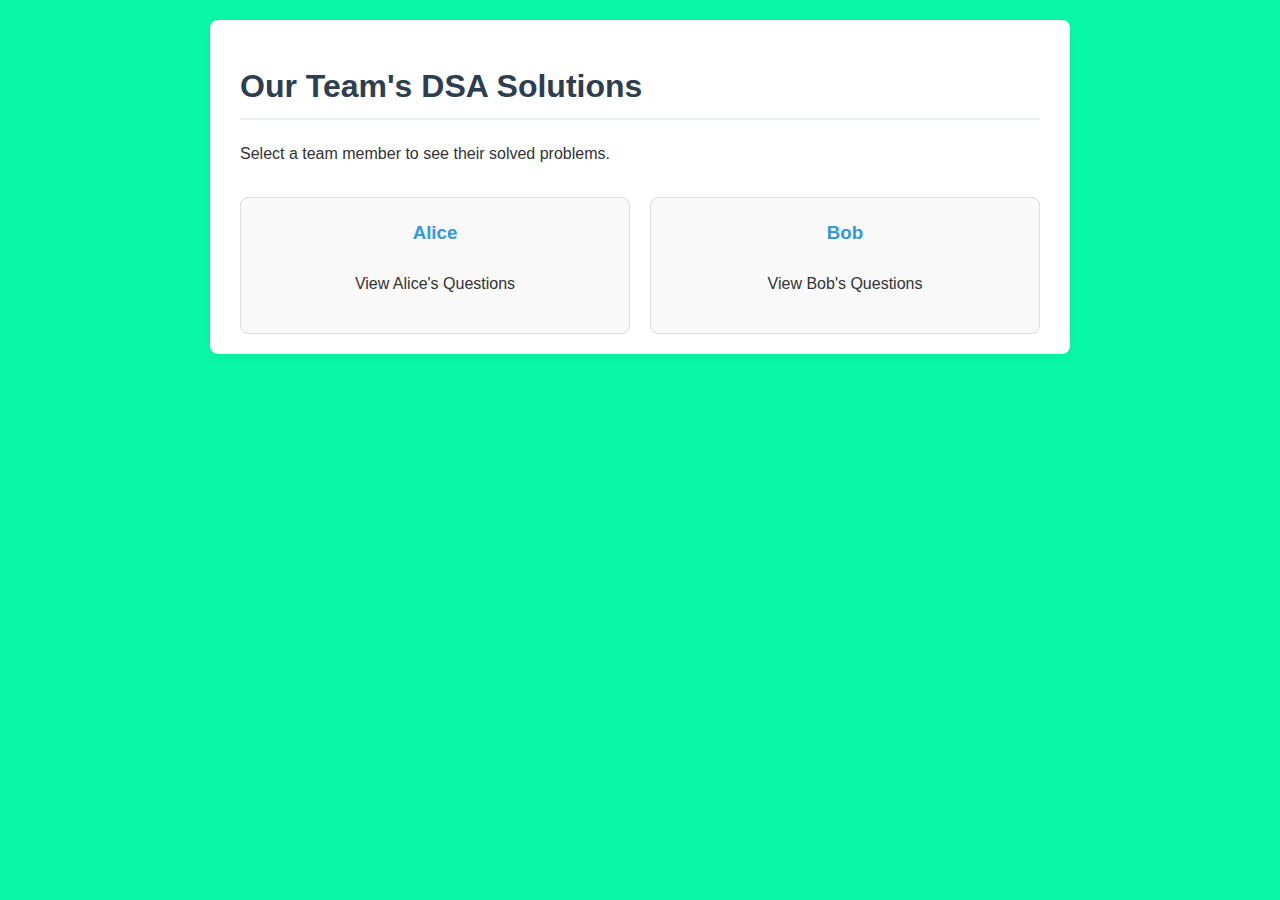
<file: index.html>
<!DOCTYPE html>
<html lang="en">
<head>
    <meta charset="UTF-8">
    <meta name="viewport" content="width=device-width, initial-scale=1.0">
    <title>Team DSA Solutions</title>
    <link rel="stylesheet" href="style.css">
</head>
<body>
    <div class="container">
        <h1>Our Team's DSA Solutions</h1>
        <p>Select a team member to see their solved problems.</p>
        
        <div class="team-grid">
            
            <a href="alice.html" class="team-member-card">
                <h3>Alice</h3>
                <p>View Alice's Questions</p>
            </a>
            
            <a href="bob.html" class="team-member-card">
                <h3>Bob</h3>
                <p>View Bob's Questions</p>
            </a>
            
            </div>
    </div>
</body>
</html>
</file>
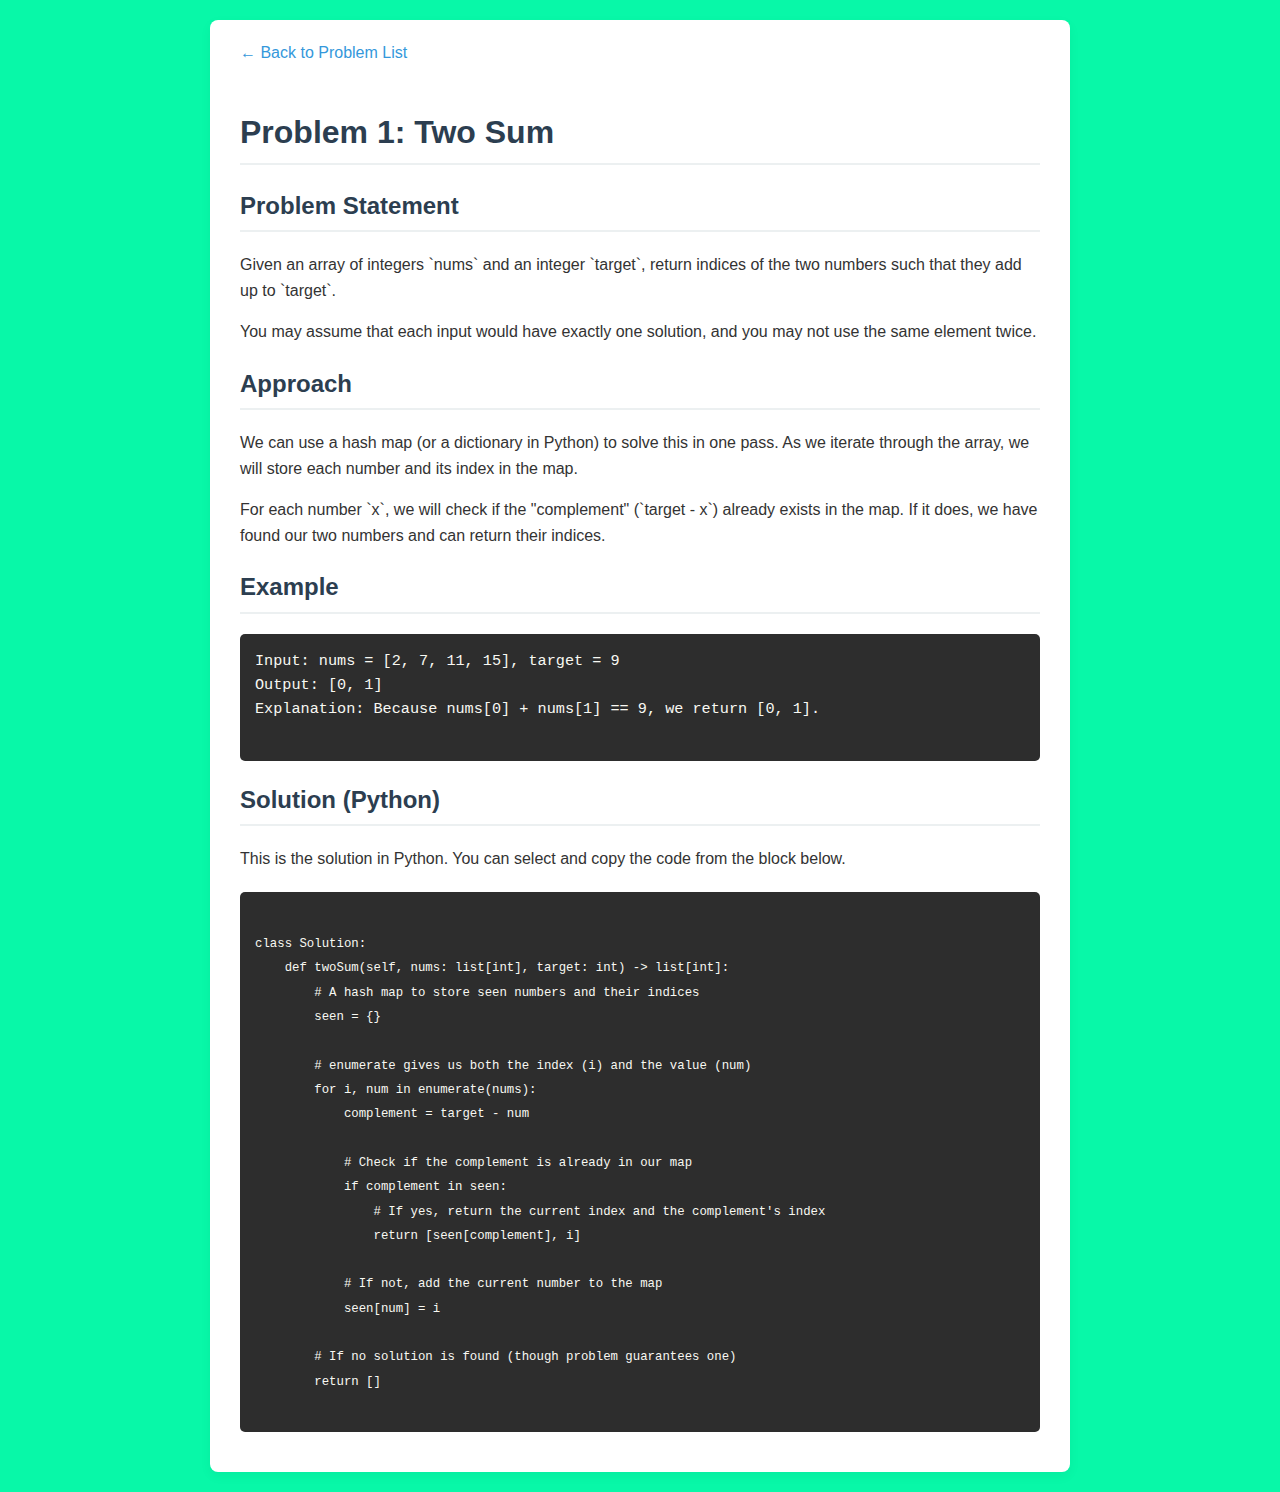
<file: question1.html>
<!DOCTYPE html>
<html lang="en">
<head>
    <meta charset="UTF-8">
    <meta name="viewport" content="width=device-width, initial-scale=1.0">
    <title>Problem 1: Two Sum</title>
    <link rel="stylesheet" href="../style.css">
</head>
<body>
    <div class="container">
        <a href="../index.html" class="back-link">&larr; Back to Problem List</a>

        <h1>Problem 1: Two Sum</h1>

        <h2>Problem Statement</h2>
        <p>Given an array of integers `nums` and an integer `target`, return indices of the two numbers such that they add up to `target`.</p>
        <p>You may assume that each input would have exactly one solution, and you may not use the same element twice.</p>

        <h2>Approach</h2>
        <p>We can use a hash map (or a dictionary in Python) to solve this in one pass. As we iterate through the array, we will store each number and its index in the map.</p>
        <p>For each number `x`, we will check if the "complement" (`target - x`) already exists in the map. If it does, we have found our two numbers and can return their indices.</p>

        <h2>Example</h2>
        <pre class="code-block">
Input: nums = [2, 7, 11, 15], target = 9
Output: [0, 1]
Explanation: Because nums[0] + nums[1] == 9, we return [0, 1].
        </pre>

        <h2>Solution (Python)</h2>
        <p>This is the solution in Python. You can select and copy the code from the block below.</p>
        
        <pre class="code-block"><code>
class Solution:
    def twoSum(self, nums: list[int], target: int) -> list[int]:
        # A hash map to store seen numbers and their indices
        seen = {} 
        
        # enumerate gives us both the index (i) and the value (num)
        for i, num in enumerate(nums):
            complement = target - num
            
            # Check if the complement is already in our map
            if complement in seen:
                # If yes, return the current index and the complement's index
                return [seen[complement], i]
            
            # If not, add the current number to the map
            seen[num] = i
        
        # If no solution is found (though problem guarantees one)
        return []

</code></pre>

    </div>
</body>
</html>
</file>
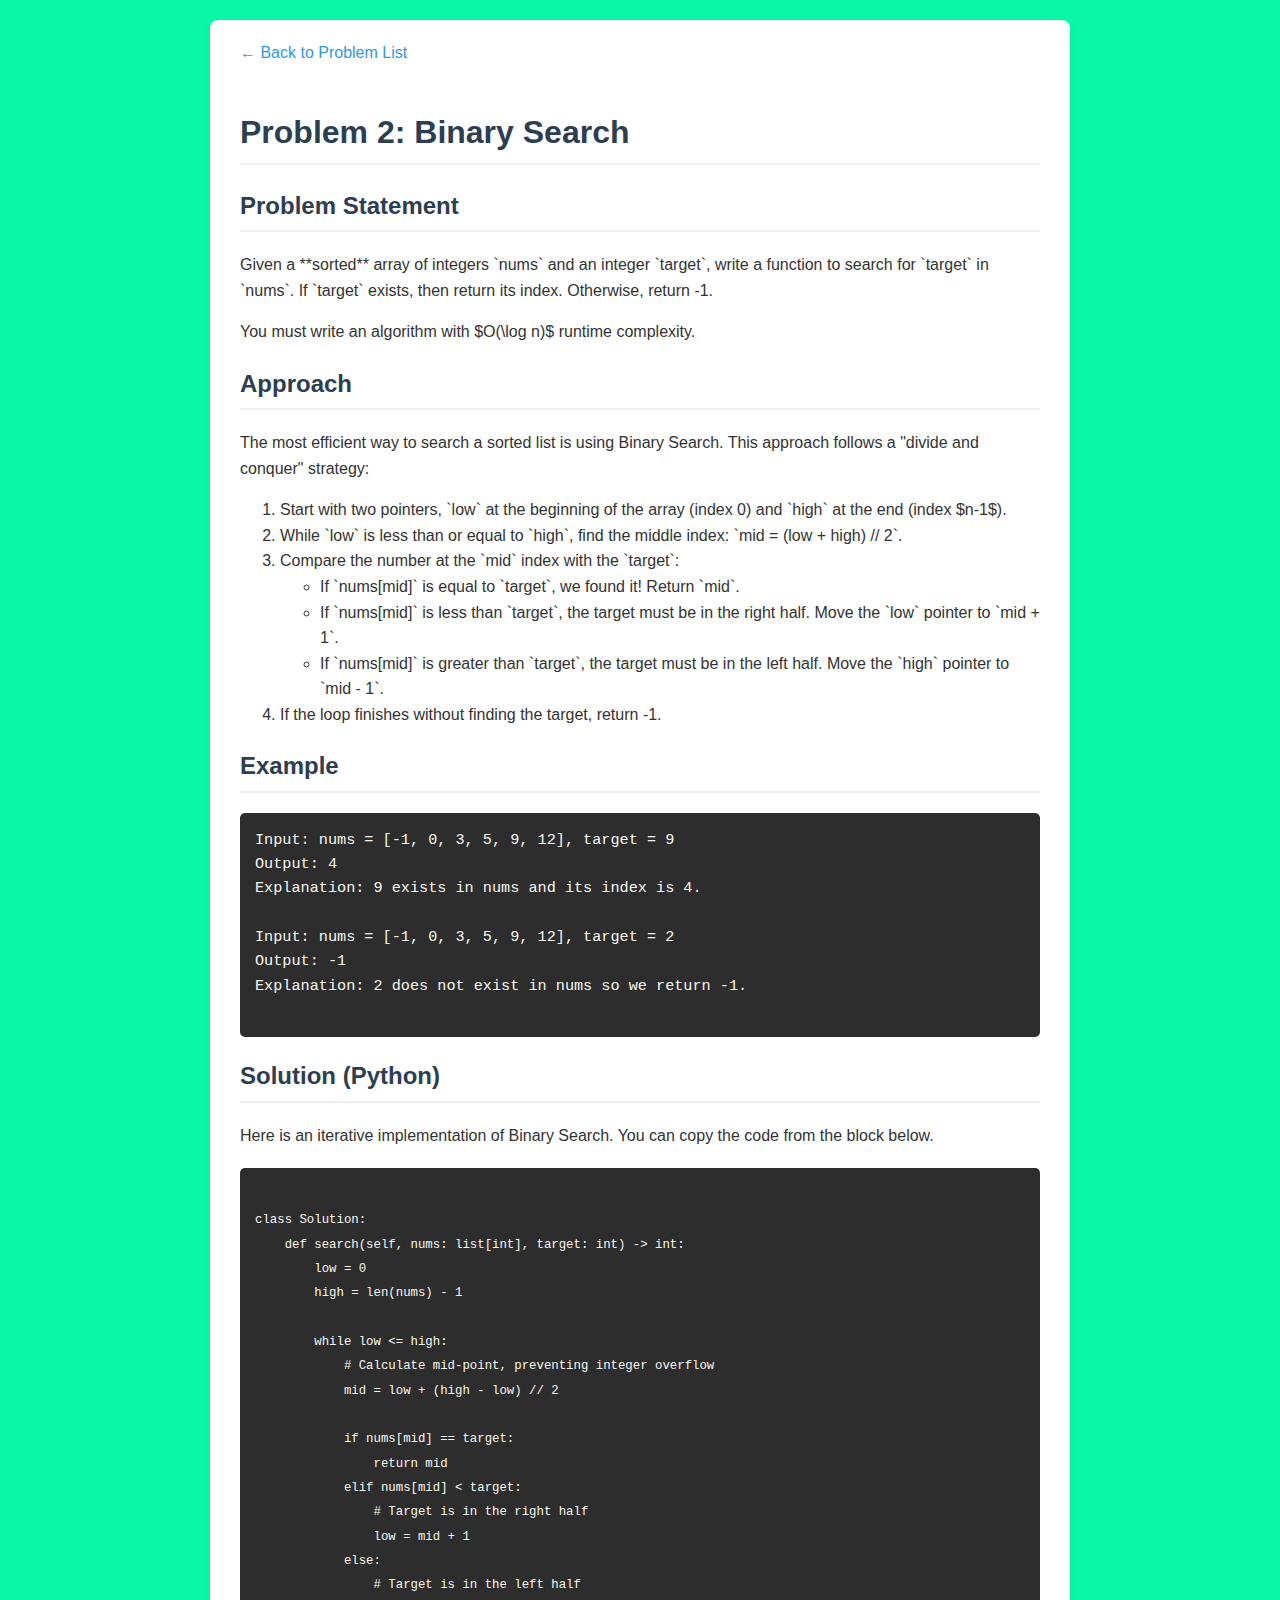
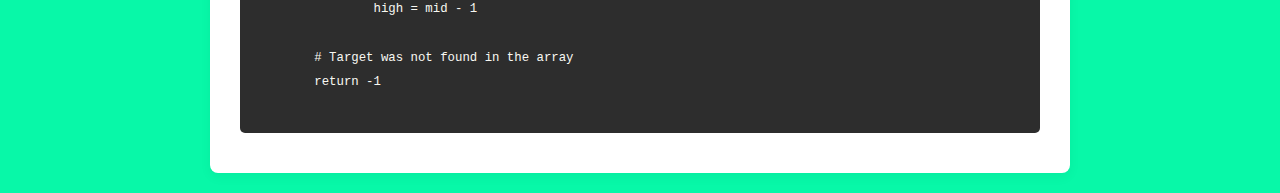
<file: question2.html>
<!DOCTYPE html>
<html lang="en">
<head>
    <meta charset="UTF-8">
    <meta name="viewport" content="width=device-width, initial-scale=1.0">
    <title>Problem 2: Binary Search</title>
    
    <link rel="stylesheet" href="../style.css">
</head>
<body>
    <div class="container">
        
        <a href="index.html" class="back-link">&larr; Back to Problem List</a>

        <h1>Problem 2: Binary Search</h1>

        <h2>Problem Statement</h2>
        <p>Given a **sorted** array of integers `nums` and an integer `target`, write a function to search for `target` in `nums`. If `target` exists, then return its index. Otherwise, return -1.</p>
        <p>You must write an algorithm with $O(\log n)$ runtime complexity.</p>

        <h2>Approach</h2>
        
        <p>The most efficient way to search a sorted list is using Binary Search. This approach follows a "divide and conquer" strategy:</p>
        <ol>
            <li>Start with two pointers, `low` at the beginning of the array (index 0) and `high` at the end (index $n-1$).</li>
            <li>While `low` is less than or equal to `high`, find the middle index: `mid = (low + high) // 2`.</li>
            <li>Compare the number at the `mid` index with the `target`:
                <ul>
                    <li>If `nums[mid]` is equal to `target`, we found it! Return `mid`.</li>
                    <li>If `nums[mid]` is less than `target`, the target must be in the right half. Move the `low` pointer to `mid + 1`.</li>
                    <li>If `nums[mid]` is greater than `target`, the target must be in the left half. Move the `high` pointer to `mid - 1`.</li>
                </ul>
            </li>
            <li>If the loop finishes without finding the target, return -1.</li>
        </ol>

        <h2>Example</h2>
        <pre class="code-block">
Input: nums = [-1, 0, 3, 5, 9, 12], target = 9
Output: 4
Explanation: 9 exists in nums and its index is 4.

Input: nums = [-1, 0, 3, 5, 9, 12], target = 2
Output: -1
Explanation: 2 does not exist in nums so we return -1.
        </pre>

        <h2>Solution (Python)</h2>
        <p>Here is an iterative implementation of Binary Search. You can copy the code from the block below.</p>
        
        <pre class="code-block"><code>
class Solution:
    def search(self, nums: list[int], target: int) -> int:
        low = 0
        high = len(nums) - 1
        
        while low <= high:
            # Calculate mid-point, preventing integer overflow
            mid = low + (high - low) // 2
            
            if nums[mid] == target:
                return mid
            elif nums[mid] < target:
                # Target is in the right half
                low = mid + 1
            else:
                # Target is in the left half
                high = mid - 1
                
        # Target was not found in the array
        return -1

</code></pre>

    </div>
</body>
</html>
</file>
<file: style.css>
/* General Styles */
body {
    font-family: -apple-system, BlinkMacSystemFont, "Segoe UI", Roboto, "Helvetica Neue", Arial, sans-serif;
    background-color: #08f8a8;
    color: #333;
    line-height: 1.6;
    margin: 0;
    padding: 20px;
}
.container {
    max-width: 800px;
    margin: 0 auto;
    background-color: #ffffff;
    padding: 20px 30px;
    border-radius: 8px;
    box-shadow: 0 4px 12px rgba(0, 0, 0, 0.05);
}
h1, h2, h3 {
    color: #2c3e50;
    border-bottom: 2px solid #ecf0f1;
    padding-bottom: 5px;
}

/* Team Member Cards (for index.html) */
.team-grid {
    display: grid;
    grid-template-columns: repeat(auto-fit, minmax(200px, 1fr));
    gap: 20px;
    margin-top: 30px;
}
.team-member-card {
    background-color: #f9f9f9;
    border: 1px solid #ddd;
    border-radius: 8px;
    padding: 20px;
    text-align: center;
    text-decoration: none;
    color: #333;
    transition: all 0.2s ease;
}
.team-member-card:hover {
    box-shadow: 0 4px 8px rgba(0,0,0,0.1);
    transform: translateY(-5px);
}
.team-member-card h3 {
    margin-top: 0;
    border-bottom: none;
    color: #3498db;
}

/* NEW: Container for each problem on member pages */
.problem-container {
    background-color: #fdfdfd;
    border: 1px solid #eee;
    padding: 20px;
    margin-top: 25px;
    border-radius: 8px;
}
.problem-container h2 {
    margin-top: 0;
}

/* Rectangular Code Block */
.code-block {
    background-color: #2d2d2d;
    color: #f8f8f2;
    padding: 15px;
    margin: 20px 0;
    border-radius: 5px;
    overflow-x: auto;
    font-family: "Fira Code", "Courier New", monospace;
    font-size: 0.95em;
}
.code-block code {
    white-space: pre;
}

/* Back Link */
.back-link {
    display: inline-block;
    margin-bottom: 20px;
    text-decoration: none;
    color: #3498db;
    font-weight: 500;
}
.back-link:hover {
    text-decoration: underline;

}
</file>
